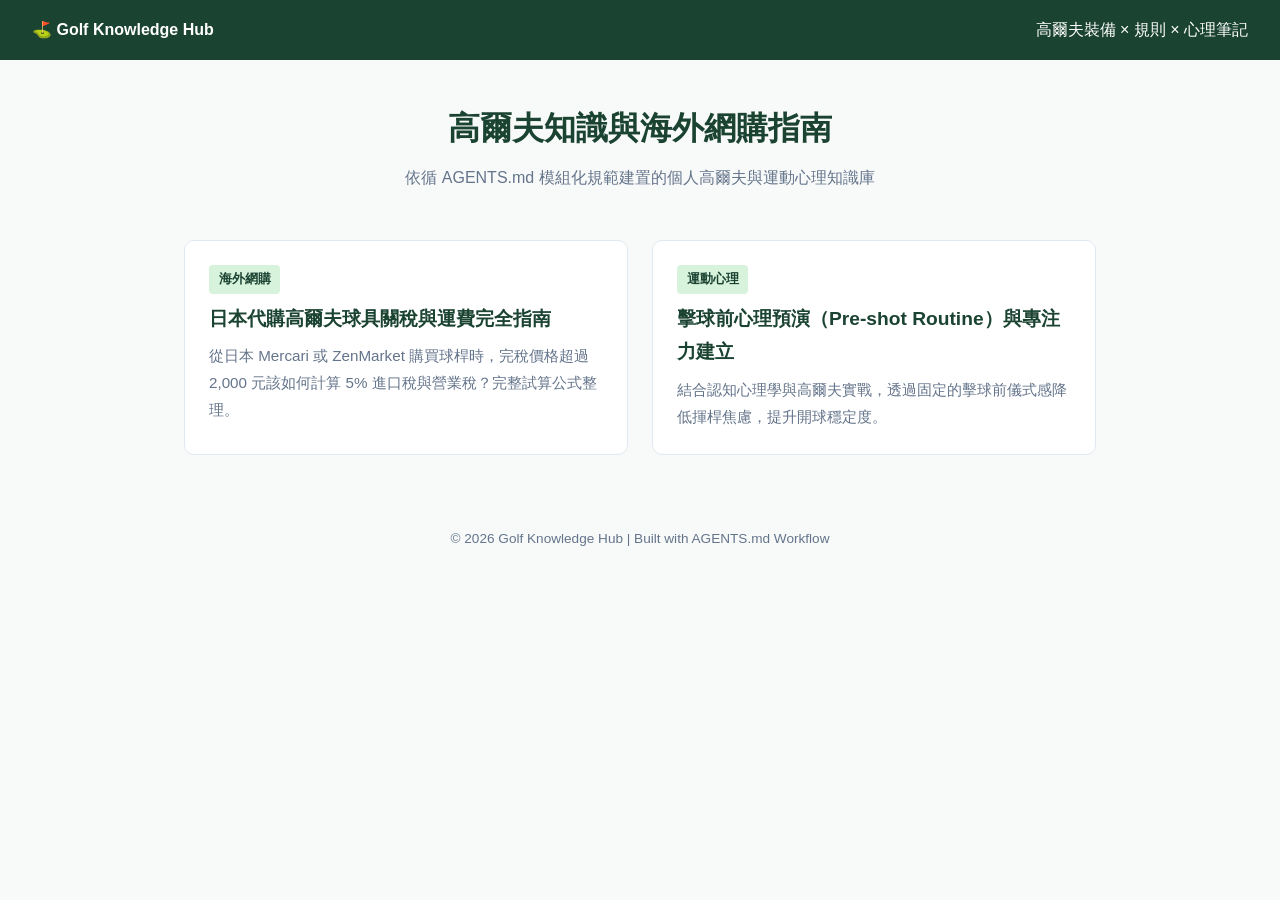
<file: index.html>
<!DOCTYPE html>
<html lang="zh-Hant">
<head>
  <meta charset="UTF-8">
  <meta name="viewport" content="width=device-width, initial-scale=1.0">
  <title>高爾夫海外網購與運動心理知識庫</title>
  <link rel="stylesheet" href="style.css">
</head>
<body>
  <header class="navbar">
    <a href="index.html">⛳ Golf Knowledge Hub</a>
    <span>高爾夫裝備 × 規則 × 心理筆記</span>
  </header>

  <main class="container">
    <section class="hero">
      <h1>高爾夫知識與海外網購指南</h1>
      <p>依循 AGENTS.md 模組化規範建置的個人高爾夫與運動心理知識庫</p>
    </section>

    <section class="card-grid">
      <a class="article-card" href="articles/import-tax-guide.html">
        <span class="tag">海外網購</span>
        <h2>日本代購高爾夫球具關稅與運費完全指南</h2>
        <p>從日本 Mercari 或 ZenMarket 購買球桿時，完稅價格超過 2,000 元該如何計算 5% 進口稅與營業稅？完整試算公式整理。</p>
      </a>

      <a class="article-card" href="articles/pre-shot-routine.html">
        <span class="tag">運動心理</span>
        <h2>擊球前心理預演（Pre-shot Routine）與專注力建立</h2>
        <p>結合認知心理學與高爾夫實戰，透過固定的擊球前儀式感降低揮桿焦慮，提升開球穩定度。</p>
      </a>
    </section>
  </main>

  <footer>
    <p>© 2026 Golf Knowledge Hub | Built with AGENTS.md Workflow</p>
  </footer>
</body>
</html>
</file>
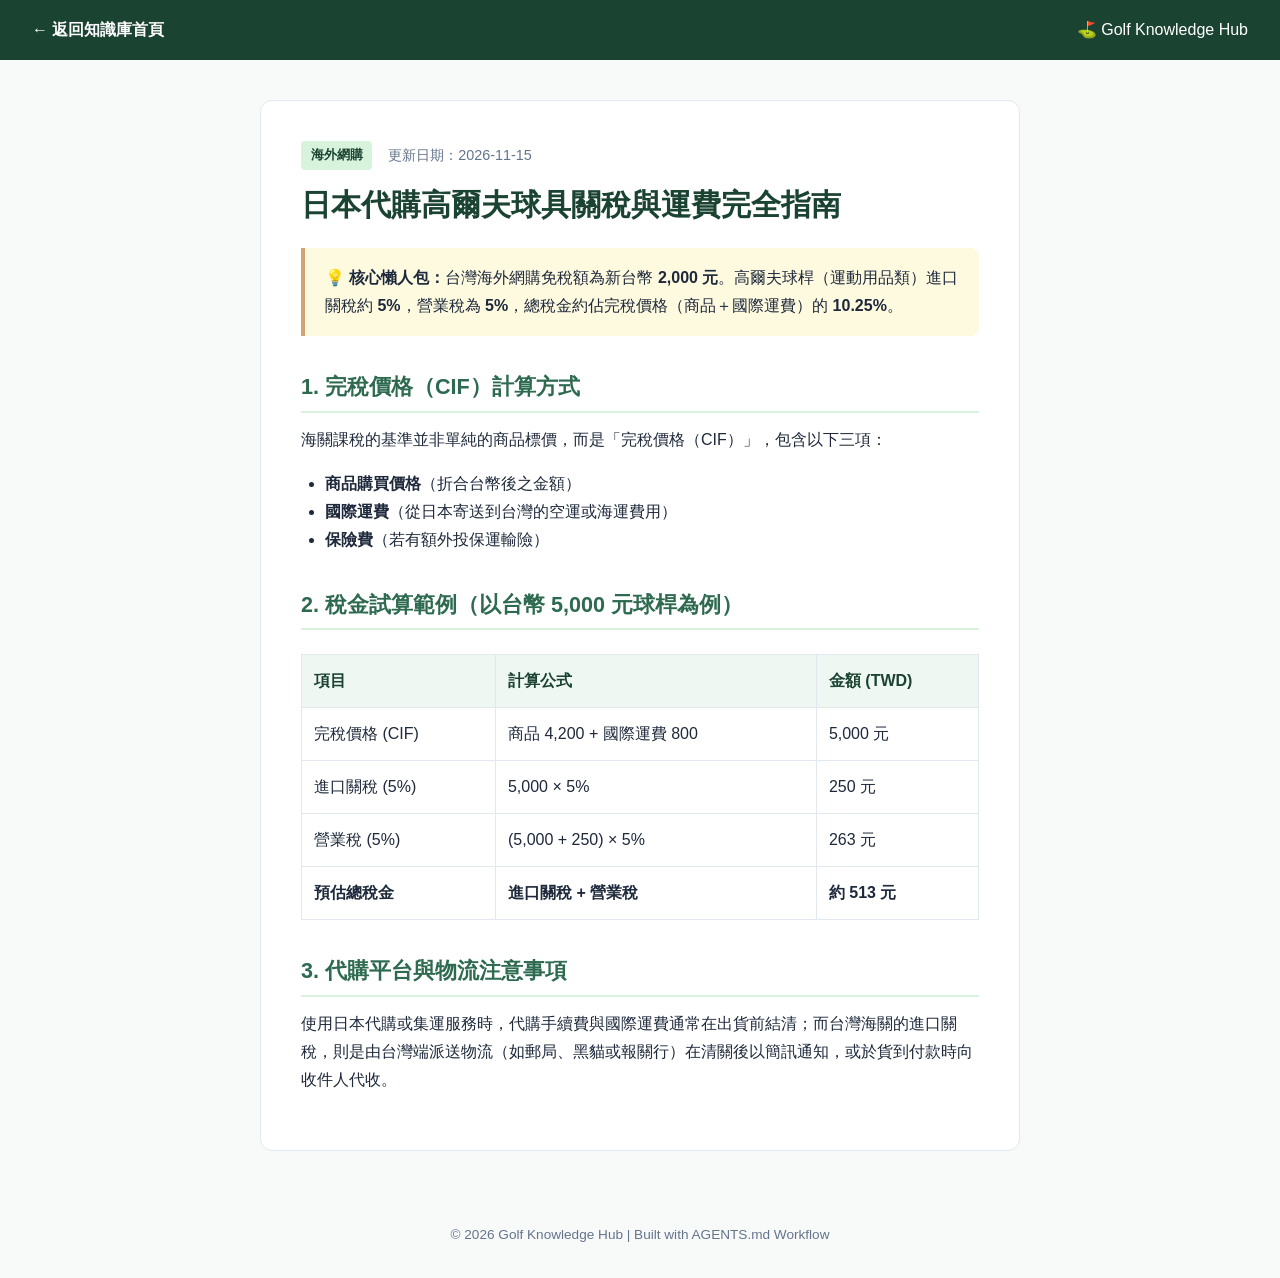
<file: import-tax-guide.html>
<!DOCTYPE html>
<html lang="zh-Hant">
<head>
  <meta charset="UTF-8">
  <meta name="viewport" content="width=device-width, initial-scale=1.0">
  <title>日本代購高爾夫球具關稅與運費完全指南 | 高爾夫知識庫</title>
  <link rel="stylesheet" href="../style.css">
</head>
<body>
  <header class="navbar">
    <a href="../index.html">← 返回知識庫首頁</a>
    <span>⛳ Golf Knowledge Hub</span>
  </header>

  <main class="article-container">
    <div class="article-meta">
      <span class="tag">海外網購</span>
      <span>更新日期：2026-11-15</span>
    </div>
    <h1>日本代購高爾夫球具關稅與運費完全指南</h1>

    <div class="callout-box">
      <strong>💡 核心懶人包：</strong>台灣海外網購免稅額為新台幣 <strong>2,000 元</strong>。高爾夫球桿（運動用品類）進口關稅約 <strong>5%</strong>，營業稅為 <strong>5%</strong>，總稅金約佔完稅價格（商品＋國際運費）的 <strong>10.25%</strong>。
    </div>

    <h2>1. 完稅價格（CIF）計算方式</h2>
    <p>海關課稅的基準並非單純的商品標價，而是「完稅價格（CIF）」，包含以下三項：</p>
    <ul>
      <li><strong>商品購買價格</strong>（折合台幣後之金額）</li>
      <li><strong>國際運費</strong>（從日本寄送到台灣的空運或海運費用）</li>
      <li><strong>保險費</strong>（若有額外投保運輸險）</li>
    </ul>

    <h2>2. 稅金試算範例（以台幣 5,000 元球桿為例）</h2>
    <table>
      <thead>
        <tr>
          <th>項目</th>
          <th>計算公式</th>
          <th>金額 (TWD)</th>
        </tr>
      </thead>
      <tbody>
        <tr>
          <td>完稅價格 (CIF)</td>
          <td>商品 4,200 + 國際運費 800</td>
          <td>5,000 元</td>
        </tr>
        <tr>
          <td>進口關稅 (5%)</td>
          <td>5,000 × 5%</td>
          <td>250 元</td>
        </tr>
        <tr>
          <td>營業稅 (5%)</td>
          <td>(5,000 + 250) × 5%</td>
          <td>263 元</td>
        </tr>
        <tr>
          <td><strong>預估總稅金</strong></td>
          <td><strong>進口關稅 + 營業稅</strong></td>
          <td><strong>約 513 元</strong></td>
        </tr>
      </tbody>
    </table>

    <h2>3. 代購平台與物流注意事項</h2>
    <p>使用日本代購或集運服務時，代購手續費與國際運費通常在出貨前結清；而台灣海關的進口關稅，則是由台灣端派送物流（如郵局、黑貓或報關行）在清關後以簡訊通知，或於貨到付款時向收件人代收。</p>
  </main>

  <footer>
    <p>© 2026 Golf Knowledge Hub | Built with AGENTS.md Workflow</p>
  </footer>
</body>
</html>
</file>
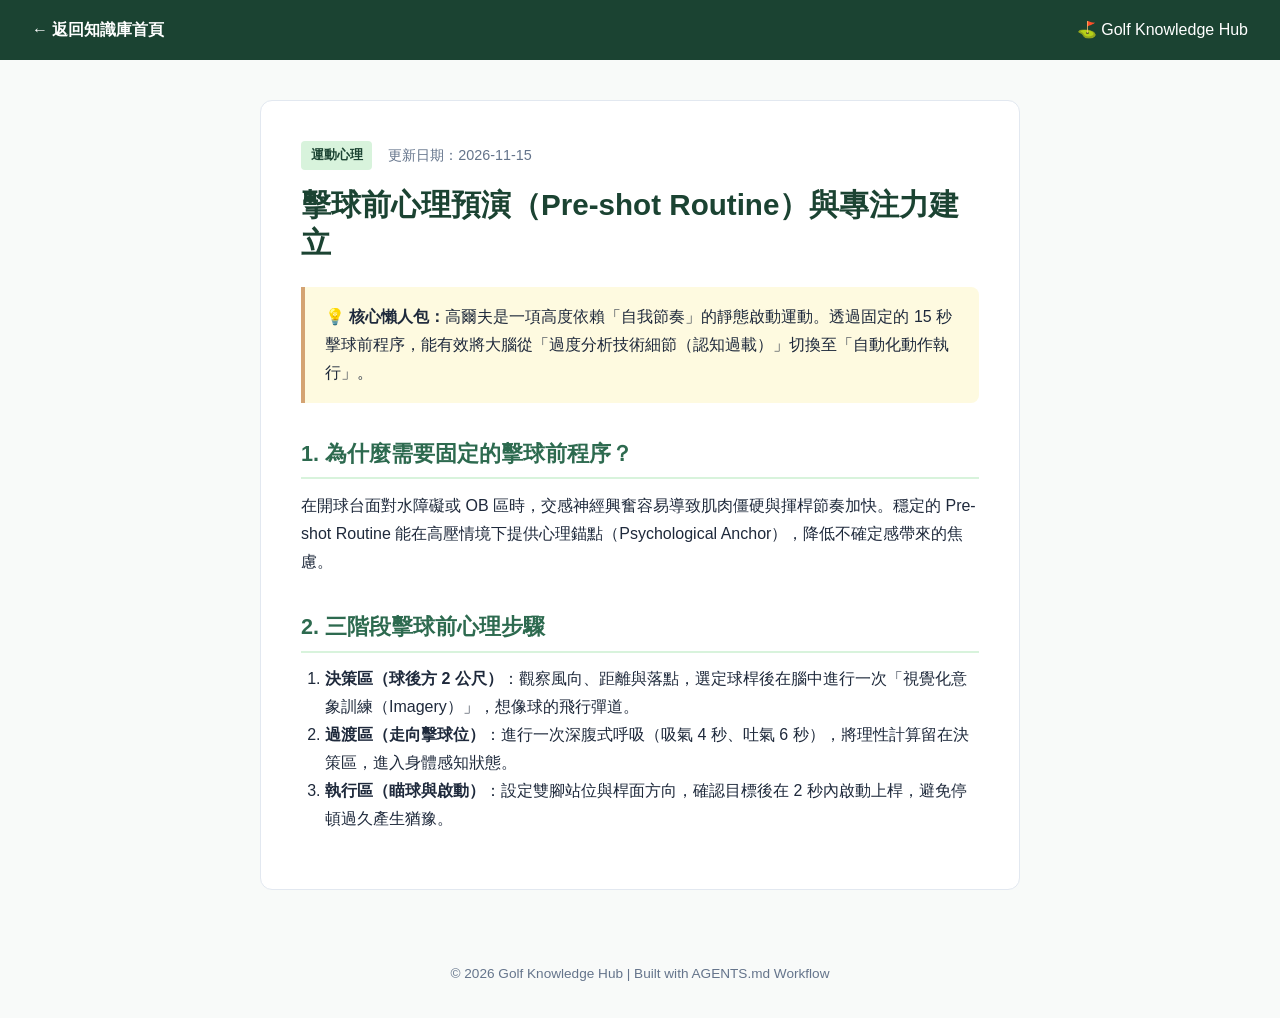
<file: pre-shot-routine.html>
<!DOCTYPE html>
<html lang="zh-Hant">
<head>
  <meta charset="UTF-8">
  <meta name="viewport" content="width=device-width, initial-scale=1.0">
  <title>擊球前心理預演（Pre-shot Routine）與專注力建立 | 高爾夫知識庫</title>
  <link rel="stylesheet" href="../style.css">
</head>
<body>
  <header class="navbar">
    <a href="../index.html">← 返回知識庫首頁</a>
    <span>⛳ Golf Knowledge Hub</span>
  </header>

  <main class="article-container">
    <div class="article-meta">
      <span class="tag">運動心理</span>
      <span>更新日期：2026-11-15</span>
    </div>
    <h1>擊球前心理預演（Pre-shot Routine）與專注力建立</h1>

    <div class="callout-box">
      <strong>💡 核心懶人包：</strong>高爾夫是一項高度依賴「自我節奏」的靜態啟動運動。透過固定的 15 秒擊球前程序，能有效將大腦從「過度分析技術細節（認知過載）」切換至「自動化動作執行」。
    </div>

    <h2>1. 為什麼需要固定的擊球前程序？</h2>
    <p>在開球台面對水障礙或 OB 區時，交感神經興奮容易導致肌肉僵硬與揮桿節奏加快。穩定的 Pre-shot Routine 能在高壓情境下提供心理錨點（Psychological Anchor），降低不確定感帶來的焦慮。</p>

    <h2>2. 三階段擊球前心理步驟</h2>
    <ol>
      <li><strong>決策區（球後方 2 公尺）</strong>：觀察風向、距離與落點，選定球桿後在腦中進行一次「視覺化意象訓練（Imagery）」，想像球的飛行彈道。</li>
      <li><strong>過渡區（走向擊球位）</strong>：進行一次深腹式呼吸（吸氣 4 秒、吐氣 6 秒），將理性計算留在決策區，進入身體感知狀態。</li>
      <li><strong>執行區（瞄球與啟動）</strong>：設定雙腳站位與桿面方向，確認目標後在 2 秒內啟動上桿，避免停頓過久產生猶豫。</li>
    </ol>
  </main>

  <footer>
    <p>© 2026 Golf Knowledge Hub | Built with AGENTS.md Workflow</p>
  </footer>
</body>
</html>
</file>
<file: style.css>
:root {
  --primary: #1b4332;
  --accent: #2d6a4f;
  --bg: #f8faf9;
  --surface: #ffffff;
  --text: #1e293b;
  --text-muted: #64748b;
  --border: #e2e8f0;
  --callout-bg: #fefae0;
  --callout-border: #d4a373;
}

* { box-sizing: border-box; margin: 0; padding: 0; }

body {
  font-family: 'Noto Sans TC', -apple-system, BlinkMacSystemFont, sans-serif;
  background-color: var(--bg);
  color: var(--text);
  line-height: 1.75;
}

.navbar {
  background-color: var(--primary);
  color: #fff;
  padding: 1rem 2rem;
  display: flex;
  justify-content: space-between;
  align-items: center;
}

.navbar a { color: #fff; text-decoration: none; font-weight: 600; }
.navbar a:hover { text-decoration: underline; }

.container { max-width: 960px; margin: 2.5rem auto; padding: 0 1.5rem; }

.hero { text-align: center; margin-bottom: 3rem; }
.hero h1 { color: var(--primary); font-size: 2rem; margin-bottom: 0.5rem; }
.hero p { color: var(--text-muted); }

.card-grid {
  display: grid;
  grid-template-columns: repeat(auto-fit, minmax(280px, 1fr));
  gap: 1.5rem;
}

.article-card {
  background: var(--surface);
  border: 1px solid var(--border);
  border-radius: 10px;
  padding: 1.5rem;
  text-decoration: none;
  color: inherit;
  transition: transform 0.2s, box-shadow 0.2s;
  display: flex;
  flex-direction: column;
  gap: 0.5rem;
}

.article-card:hover {
  transform: translateY(-3px);
  box-shadow: 0 8px 20px rgba(27, 67, 50, 0.08);
  border-color: var(--accent);
}

.tag {
  display: inline-block;
  background: #d8f3dc;
  color: var(--primary);
  font-size: 0.8rem;
  font-weight: 700;
  padding: 0.2rem 0.6rem;
  border-radius: 4px;
  width: fit-content;
}

.article-card h2 { font-size: 1.2rem; color: var(--primary); }
.article-card p { font-size: 0.95rem; color: var(--text-muted); }

/* 文章內頁樣式 */
.article-container {
  max-width: 760px;
  margin: 2.5rem auto;
  background: var(--surface);
  padding: 2.5rem;
  border-radius: 12px;
  border: 1px solid var(--border);
}

.article-meta { display: flex; gap: 1rem; align-items: center; margin-bottom: 1rem; color: var(--text-muted); font-size: 0.9rem; }
.article-container h1 { color: var(--primary); font-size: 1.85rem; margin-bottom: 1.5rem; line-height: 1.3; }
.article-container h2 { color: var(--accent); font-size: 1.35rem; margin: 2rem 0 0.8rem; border-bottom: 2px solid #d8f3dc; padding-bottom: 0.3rem; }
.article-container p, .article-container ul, .article-container ol { margin-bottom: 1rem; }
.article-container ul, .article-container ol { padding-left: 1.5rem; }

.callout-box {
  background: var(--callout-bg);
  border-left: 4px solid var(--callout-border);
  padding: 1rem 1.25rem;
  border-radius: 0 8px 8px 0;
  margin: 1.5rem 0;
}

table { width: 100%; border-collapse: collapse; margin: 1.5rem 0; }
th, td { border: 1px solid var(--border); padding: 0.75rem; text-align: left; }
th { background: #eef7f2; color: var(--primary); }

footer { text-align: center; padding: 2rem; color: var(--text-muted); font-size: 0.85rem; }
</file>
